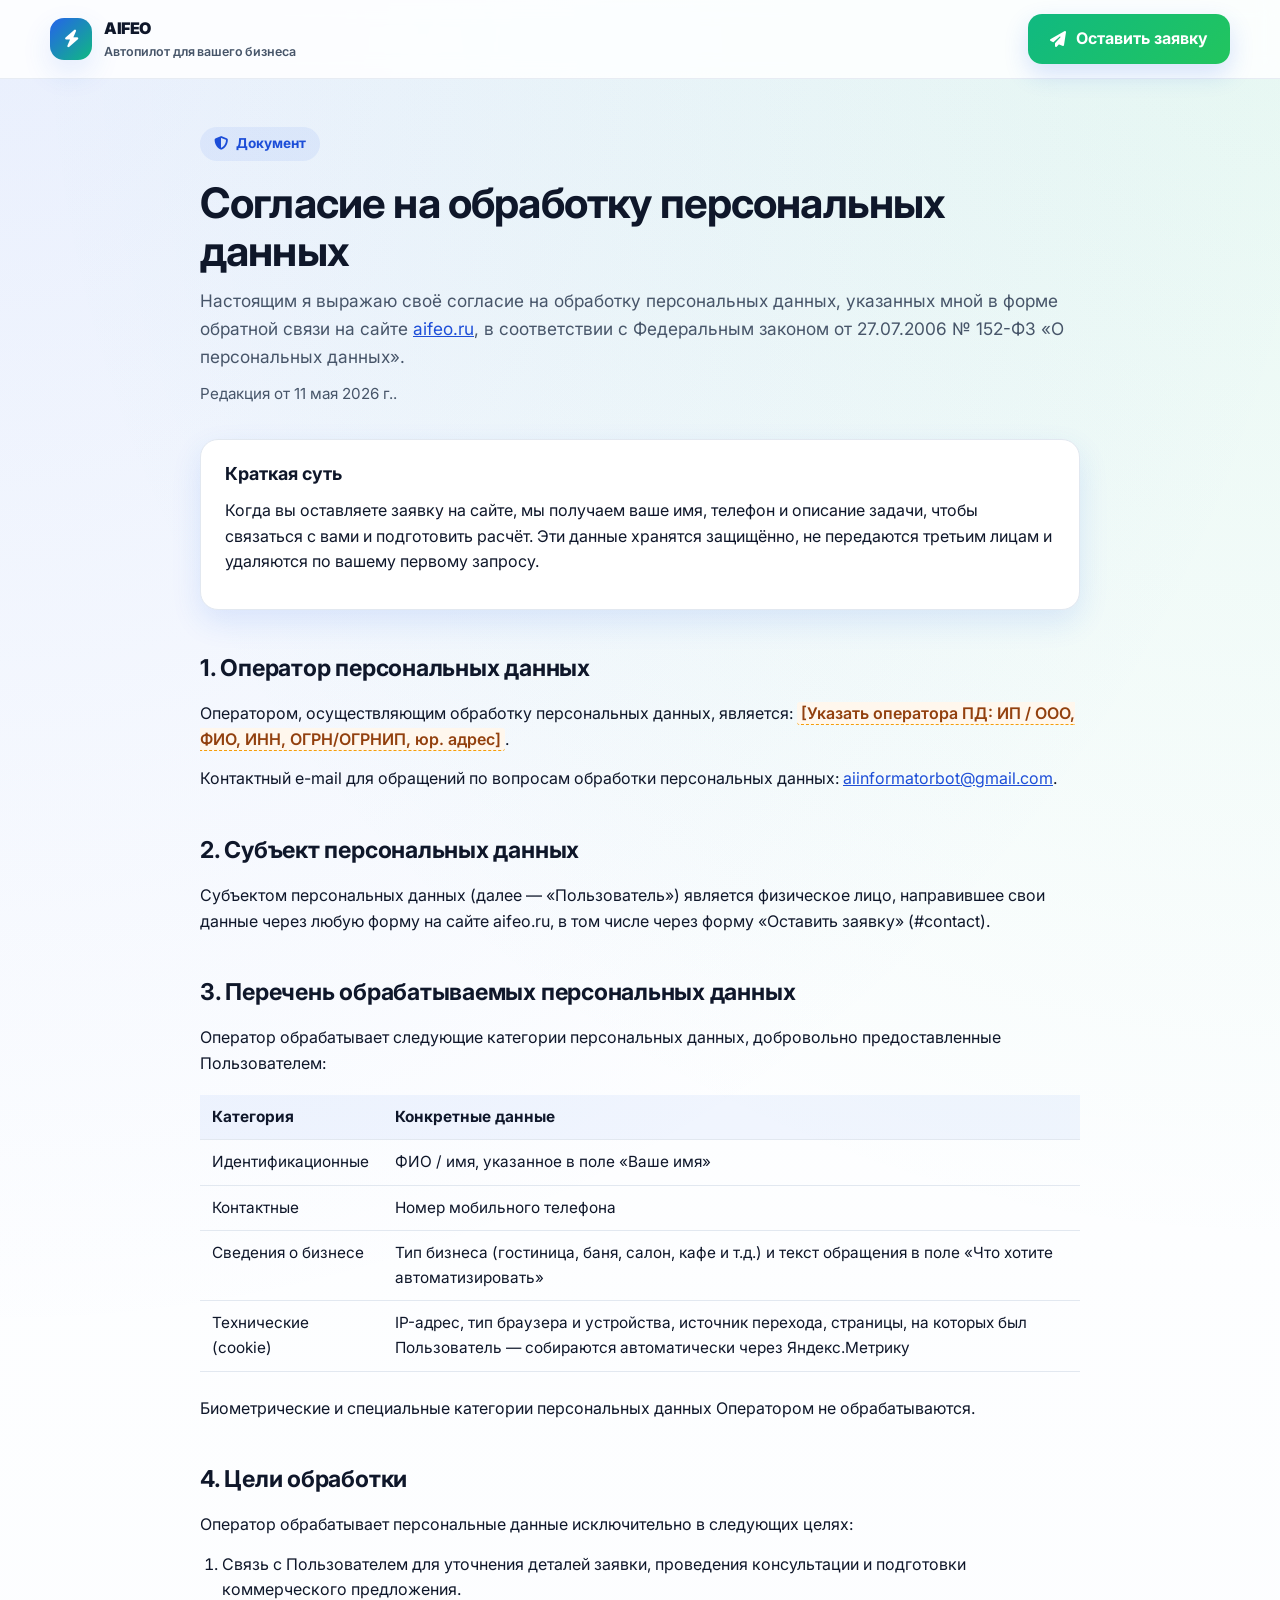
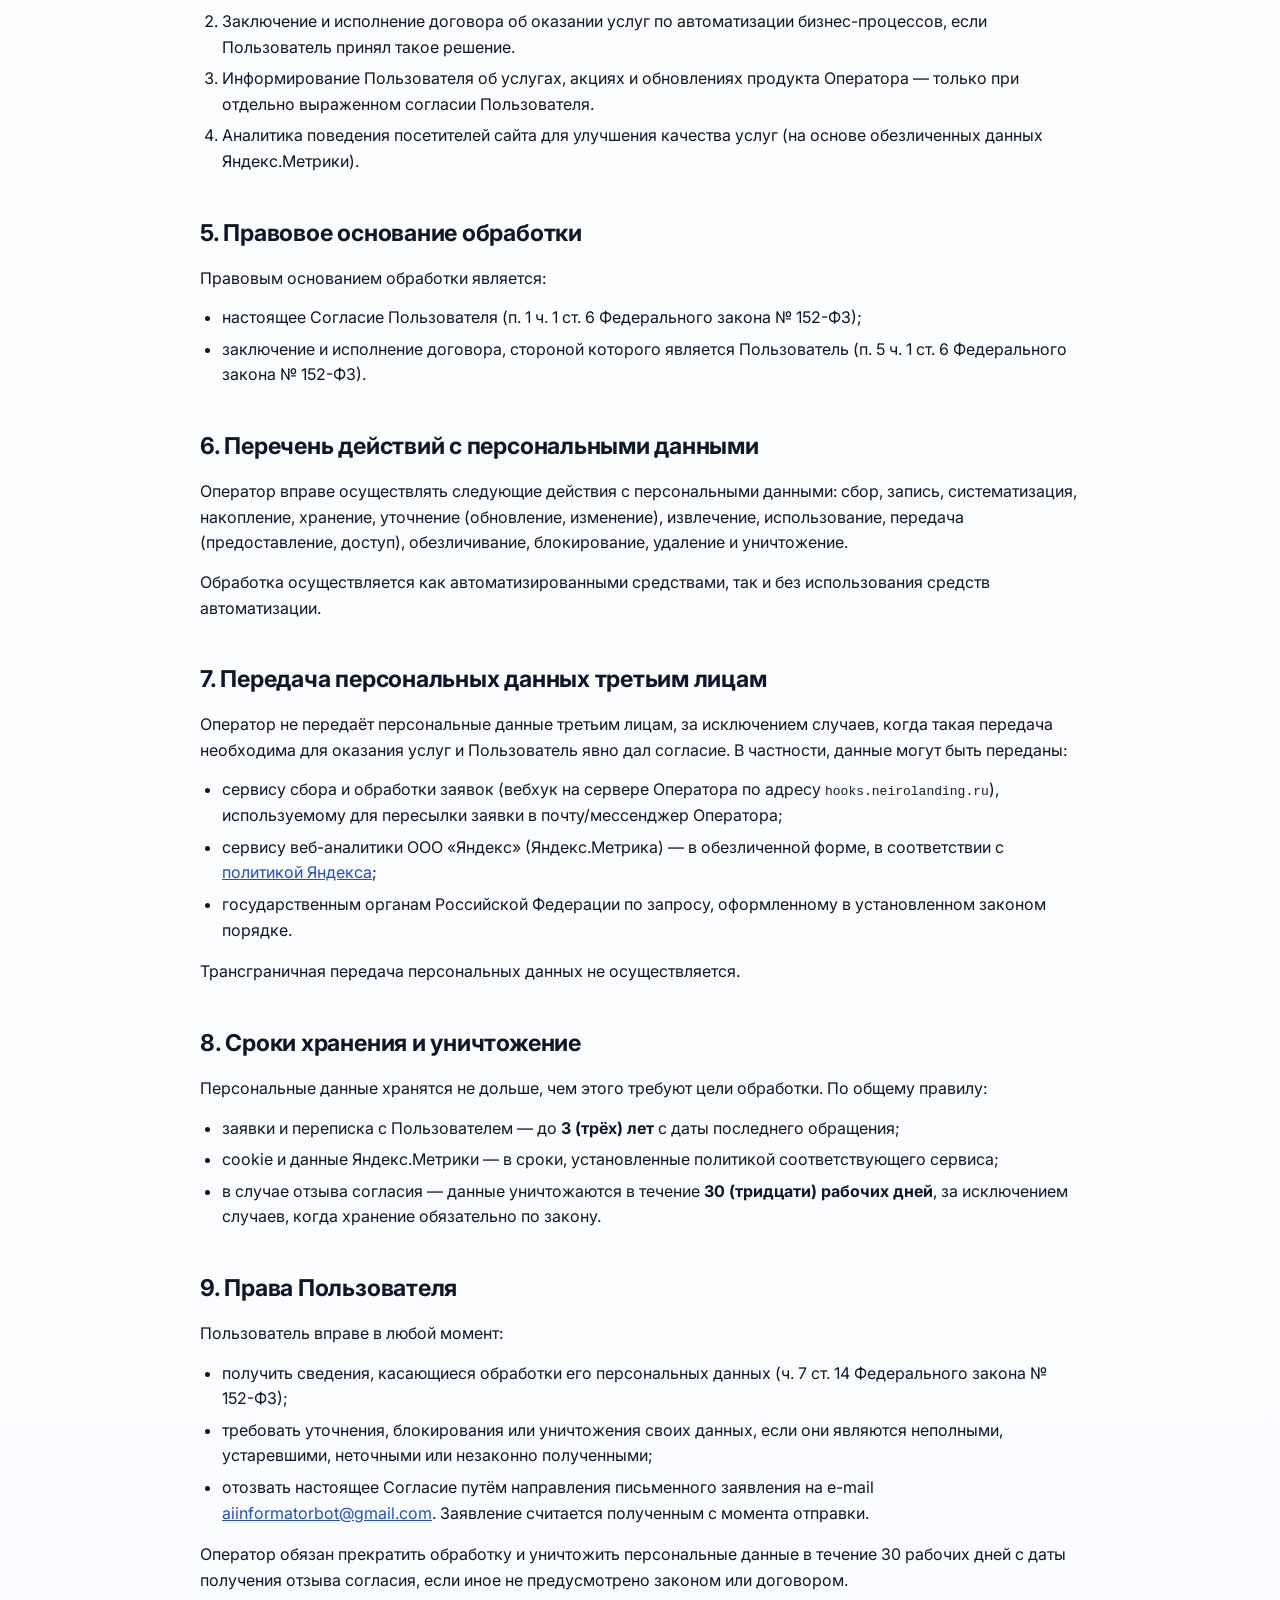
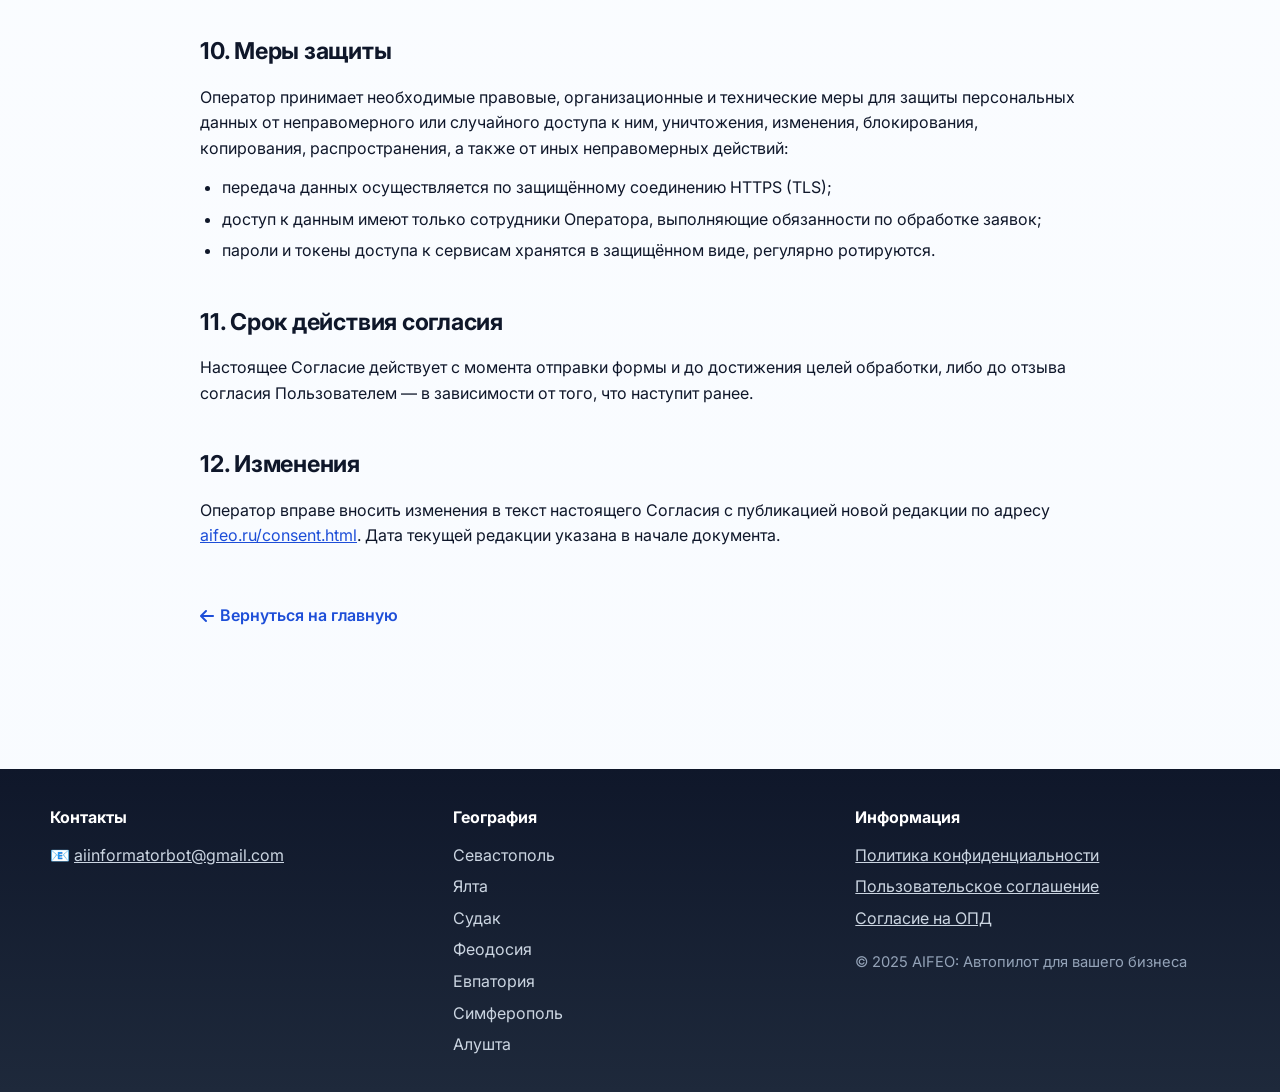
<file: consent.html>
<!DOCTYPE html>
<html lang="ru">
<head>
  <meta charset="UTF-8" />
  <meta name="viewport" content="width=device-width, initial-scale=1.0" />
  <meta name="theme-color" content="#2563eb" />
  <title>Согласие на обработку персональных данных | AIFEO</title>
  <meta name="description" content="Текст согласия на обработку персональных данных при отправке заявки на сайте aifeo.ru. Соответствует требованиям Федерального закона № 152-ФЗ «О персональных данных»." />
  <meta name="robots" content="index, follow" />
  <link rel="icon" type="image/png" href="favicon.png">
  <link rel="canonical" href="https://aifeo.ru/consent.html" />
  <meta property="og:title" content="Согласие на обработку персональных данных | AIFEO" />
  <meta property="og:description" content="Текст согласия на обработку персональных данных при отправке заявки на сайте aifeo.ru. Соответствует требованиям Федерального закона № 152-ФЗ «О персональных данных»." />
  <meta property="og:type" content="article" />
  <meta property="og:locale" content="ru_RU" />
  <meta property="og:url" content="https://aifeo.ru/consent.html" />

  <link rel="preconnect" href="https://fonts.googleapis.com">
  <link rel="preconnect" href="https://fonts.gstatic.com" crossorigin>
  <link href="https://fonts.googleapis.com/css2?family=Inter:wght@400;500;600;700;800;900&display=swap" rel="stylesheet">
  <link rel="stylesheet" href="https://cdnjs.cloudflare.com/ajax/libs/font-awesome/6.5.0/css/all.min.css">
  <link rel="stylesheet" href="legal.css">
</head>
<body>
  <header class="header">
    <div class="container-wide header-inner">
      <a href="/" class="brand" aria-label="AIFEO: Автопилот для вашего бизнеса">
        <span class="brand-mark"><i class="fa-solid fa-bolt"></i></span>
        <span class="brand-text">AIFEO<small>Автопилот для вашего бизнеса</small></span>
      </a>
      <a class="btn btn-primary" href="/#contact"><i class="fa-solid fa-paper-plane"></i> Оставить заявку</a>
    </div>
  </header>

  <main class="legal">
    <div class="container">
      <span class="legal-eyebrow"><i class="fa-solid fa-shield-halved"></i> Документ</span>
      <h1>Согласие на обработку персональных данных</h1>
      <p class="lede">Настоящим я выражаю своё согласие на обработку персональных данных, указанных мной в форме обратной связи на сайте <a href="https://aifeo.ru/">aifeo.ru</a>, в соответствии с Федеральным законом от 27.07.2006 № 152-ФЗ «О персональных данных».</p>
      <p class="effective-date">Редакция от 11 мая 2026 г..</p>

      <div class="callout">
        <h3>Краткая суть</h3>
        <p>Когда вы оставляете заявку на сайте, мы получаем ваше имя, телефон и описание задачи, чтобы связаться с вами и подготовить расчёт. Эти данные хранятся защищённо, не передаются третьим лицам и удаляются по вашему первому запросу.</p>
      </div>

      <h2 id="operator">1. Оператор персональных данных</h2>
      <p>Оператором, осуществляющим обработку персональных данных, является: <span class="placeholder">[Указать оператора ПД: ИП / ООО, ФИО, ИНН, ОГРН/ОГРНИП, юр. адрес]</span>.</p>
      <p>Контактный e-mail для обращений по вопросам обработки персональных данных: <a href="mailto:aiinformatorbot@gmail.com">aiinformatorbot@gmail.com</a>.</p>

      <h2 id="subject">2. Субъект персональных данных</h2>
      <p>Субъектом персональных данных (далее — «Пользователь») является физическое лицо, направившее свои данные через любую форму на сайте aifeo.ru, в том числе через форму «Оставить заявку» (#contact).</p>

      <h2 id="pd-list">3. Перечень обрабатываемых персональных данных</h2>
      <p>Оператор обрабатывает следующие категории персональных данных, добровольно предоставленные Пользователем:</p>
      <table>
        <thead><tr><th>Категория</th><th>Конкретные данные</th></tr></thead>
        <tbody>
          <tr><td>Идентификационные</td><td>ФИО / имя, указанное в поле «Ваше имя»</td></tr>
          <tr><td>Контактные</td><td>Номер мобильного телефона</td></tr>
          <tr><td>Сведения о бизнесе</td><td>Тип бизнеса (гостиница, баня, салон, кафе и т.д.) и текст обращения в поле «Что хотите автоматизировать»</td></tr>
          <tr><td>Технические (cookie)</td><td>IP-адрес, тип браузера и устройства, источник перехода, страницы, на которых был Пользователь — собираются автоматически через Яндекс.Метрику</td></tr>
        </tbody>
      </table>
      <p>Биометрические и специальные категории персональных данных Оператором не обрабатываются.</p>

      <h2 id="purposes">4. Цели обработки</h2>
      <p>Оператор обрабатывает персональные данные исключительно в следующих целях:</p>
      <ol>
        <li>Связь с Пользователем для уточнения деталей заявки, проведения консультации и подготовки коммерческого предложения.</li>
        <li>Заключение и исполнение договора об оказании услуг по автоматизации бизнес-процессов, если Пользователь принял такое решение.</li>
        <li>Информирование Пользователя об услугах, акциях и обновлениях продукта Оператора — только при отдельно выраженном согласии Пользователя.</li>
        <li>Аналитика поведения посетителей сайта для улучшения качества услуг (на основе обезличенных данных Яндекс.Метрики).</li>
      </ol>

      <h2 id="basis">5. Правовое основание обработки</h2>
      <p>Правовым основанием обработки является:</p>
      <ul>
        <li>настоящее Согласие Пользователя (п. 1 ч. 1 ст. 6 Федерального закона № 152-ФЗ);</li>
        <li>заключение и исполнение договора, стороной которого является Пользователь (п. 5 ч. 1 ст. 6 Федерального закона № 152-ФЗ).</li>
      </ul>

      <h2 id="actions">6. Перечень действий с персональными данными</h2>
      <p>Оператор вправе осуществлять следующие действия с персональными данными: сбор, запись, систематизация, накопление, хранение, уточнение (обновление, изменение), извлечение, использование, передача (предоставление, доступ), обезличивание, блокирование, удаление и уничтожение.</p>
      <p>Обработка осуществляется как автоматизированными средствами, так и без использования средств автоматизации.</p>

      <h2 id="third-parties">7. Передача персональных данных третьим лицам</h2>
      <p>Оператор не передаёт персональные данные третьим лицам, за исключением случаев, когда такая передача необходима для оказания услуг и Пользователь явно дал согласие. В частности, данные могут быть переданы:</p>
      <ul>
        <li>сервису сбора и обработки заявок (вебхук на сервере Оператора по адресу <code>hooks.neirolanding.ru</code>), используемому для пересылки заявки в почту/мессенджер Оператора;</li>
        <li>сервису веб-аналитики ООО «Яндекс» (Яндекс.Метрика) — в обезличенной форме, в соответствии с <a href="https://yandex.ru/legal/confidential/" target="_blank" rel="noopener noreferrer">политикой Яндекса</a>;</li>
        <li>государственным органам Российской Федерации по запросу, оформленному в установленном законом порядке.</li>
      </ul>
      <p>Трансграничная передача персональных данных не осуществляется.</p>

      <h2 id="storage">8. Сроки хранения и уничтожение</h2>
      <p>Персональные данные хранятся не дольше, чем этого требуют цели обработки. По общему правилу:</p>
      <ul>
        <li>заявки и переписка с Пользователем — до <b>3 (трёх) лет</b> с даты последнего обращения;</li>
        <li>cookie и данные Яндекс.Метрики — в сроки, установленные политикой соответствующего сервиса;</li>
        <li>в случае отзыва согласия — данные уничтожаются в течение <b>30 (тридцати) рабочих дней</b>, за исключением случаев, когда хранение обязательно по закону.</li>
      </ul>

      <h2 id="rights">9. Права Пользователя</h2>
      <p>Пользователь вправе в любой момент:</p>
      <ul>
        <li>получить сведения, касающиеся обработки его персональных данных (ч. 7 ст. 14 Федерального закона № 152-ФЗ);</li>
        <li>требовать уточнения, блокирования или уничтожения своих данных, если они являются неполными, устаревшими, неточными или незаконно полученными;</li>
        <li>отозвать настоящее Согласие путём направления письменного заявления на e-mail <a href="mailto:aiinformatorbot@gmail.com">aiinformatorbot@gmail.com</a>. Заявление считается полученным с момента отправки.</li>
      </ul>
      <p>Оператор обязан прекратить обработку и уничтожить персональные данные в течение 30 рабочих дней с даты получения отзыва согласия, если иное не предусмотрено законом или договором.</p>

      <h2 id="security">10. Меры защиты</h2>
      <p>Оператор принимает необходимые правовые, организационные и технические меры для защиты персональных данных от неправомерного или случайного доступа к ним, уничтожения, изменения, блокирования, копирования, распространения, а также от иных неправомерных действий:</p>
      <ul>
        <li>передача данных осуществляется по защищённому соединению HTTPS (TLS);</li>
        <li>доступ к данным имеют только сотрудники Оператора, выполняющие обязанности по обработке заявок;</li>
        <li>пароли и токены доступа к сервисам хранятся в защищённом виде, регулярно ротируются.</li>
      </ul>

      <h2 id="duration">11. Срок действия согласия</h2>
      <p>Настоящее Согласие действует с момента отправки формы и до достижения целей обработки, либо до отзыва согласия Пользователем — в зависимости от того, что наступит ранее.</p>

      <h2 id="changes">12. Изменения</h2>
      <p>Оператор вправе вносить изменения в текст настоящего Согласия с публикацией новой редакции по адресу <a href="https://aifeo.ru/consent.html">aifeo.ru/consent.html</a>. Дата текущей редакции указана в начале документа.</p>

      <a class="legal-back" href="/"><i class="fa-solid fa-arrow-left"></i> Вернуться на главную</a>
    </div>
  </main>

  <footer class="footer">
    <div class="container-wide">
      <div class="footer-grid">
        <div>
          <h3>Контакты</h3>
          <ul class="footer-list">
            <li>📧 <a href="mailto:aiinformatorbot@gmail.com">aiinformatorbot@gmail.com</a></li>
          </ul>
        </div>
        <div>
          <h3>География</h3>
          <ul class="footer-list">
            <li>Севастополь</li>
            <li>Ялта</li>
            <li>Судак</li>
            <li>Феодосия</li>
            <li>Евпатория</li>
            <li>Симферополь</li>
            <li>Алушта</li>
          </ul>
        </div>
        <div>
          <h3>Информация</h3>
          <ul class="footer-list">
            <li><a href="privacy-policy.html">Политика конфиденциальности</a></li>
            <li><a href="user-agreement.html">Пользовательское соглашение</a></li>
            <li><a href="consent.html">Согласие на ОПД</a></li>
          </ul>
          <p class="footer-copy">© 2025 AIFEO: Автопилот для вашего бизнеса</p>
        </div>
      </div>
    </div>
  </footer>

<!-- Yandex.Metrika counter -->
<script type="text/javascript">
    (function(m,e,t,r,i,k,a){
        m[i]=m[i]||function(){(m[i].a=m[i].a||[]).push(arguments)};
        m[i].l=1*new Date();
        for (var j = 0; j < document.scripts.length; j++) {if (document.scripts[j].src === r) { return; }}
        k=e.createElement(t),a=e.getElementsByTagName(t)[0],k.async=1,k.src=r,a.parentNode.insertBefore(k,a)
    })(window, document,'script','https://mc.yandex.ru/metrika/tag.js?id=108458827', 'ym');

    ym(108458827, 'init', {ssr:true, webvisor:true, clickmap:true, ecommerce:"dataLayer", referrer: document.referrer, url: location.href, accurateTrackBounce:true, trackLinks:true});
</script>
<noscript><div><img src="https://mc.yandex.ru/watch/108458827" style="position:absolute; left:-9999px;" alt="" /></div></noscript>
<!-- /Yandex.Metrika counter -->

</body>
</html>
</file>
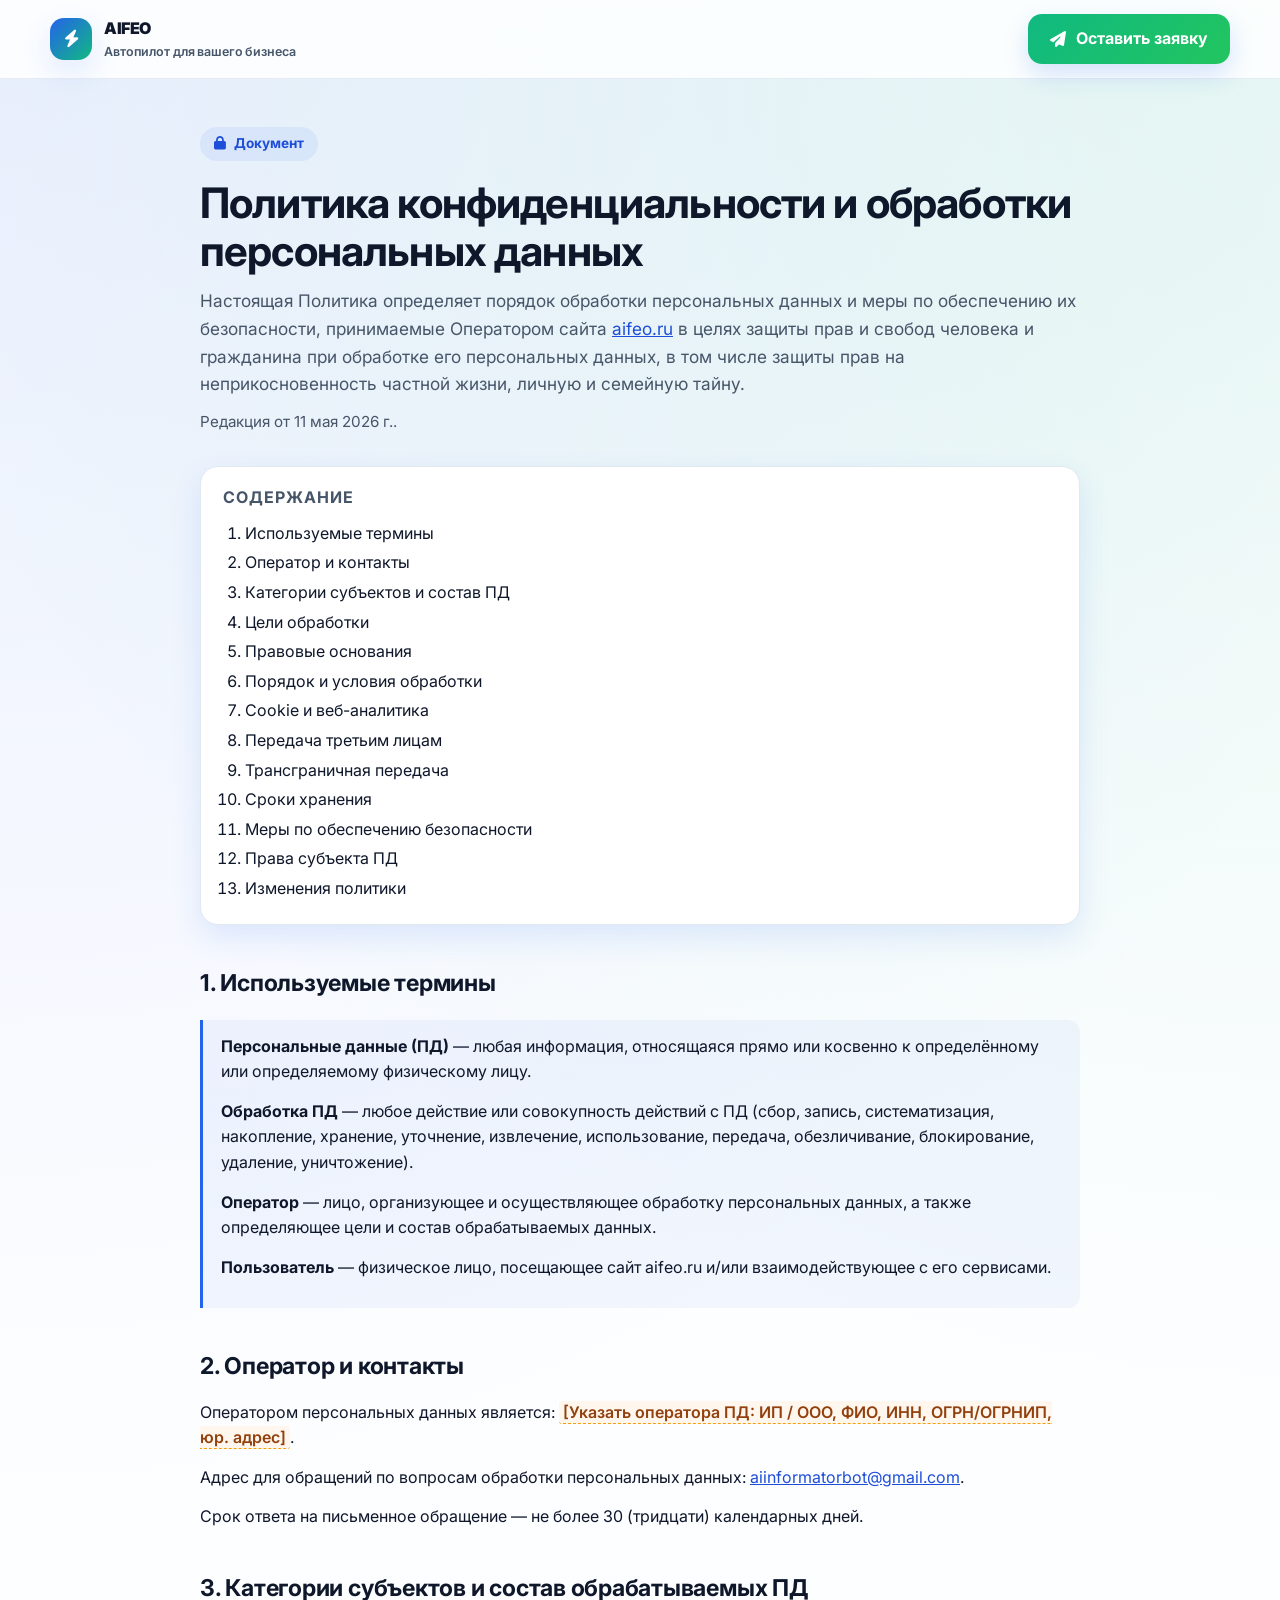
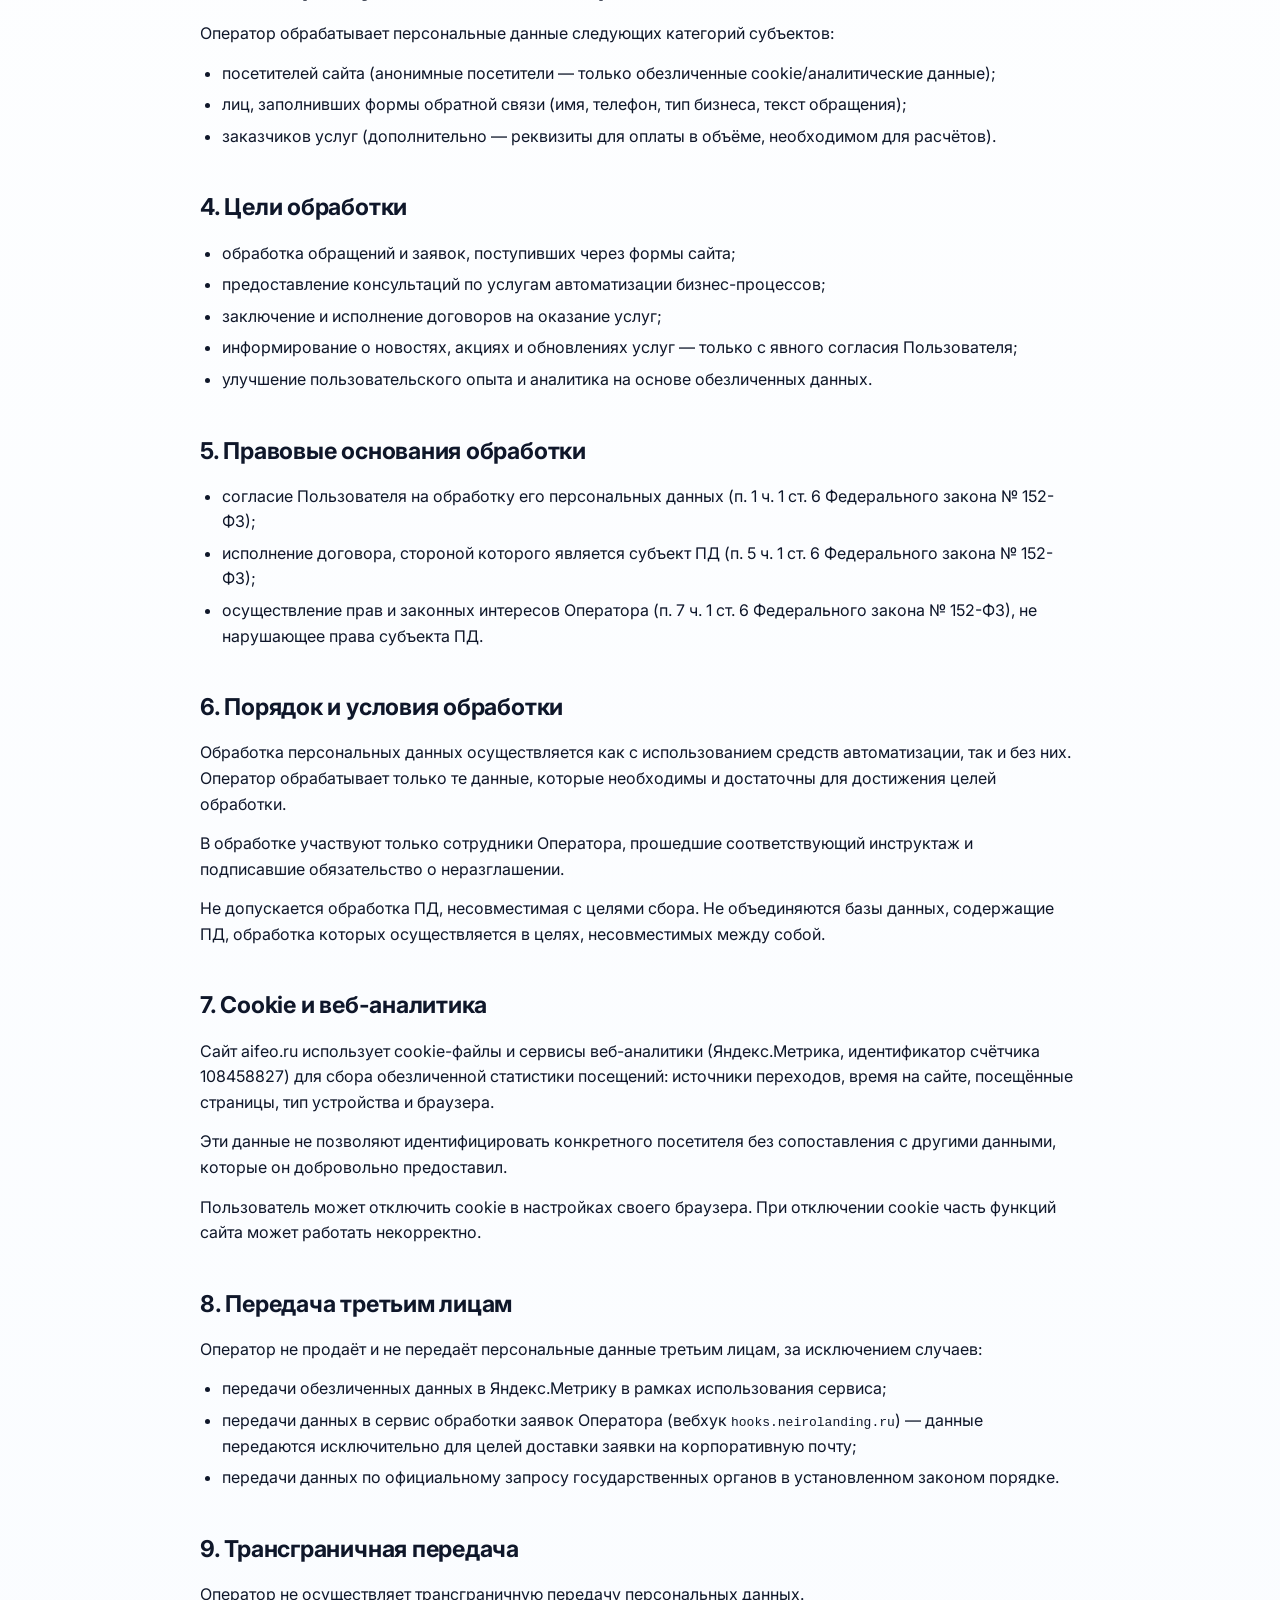
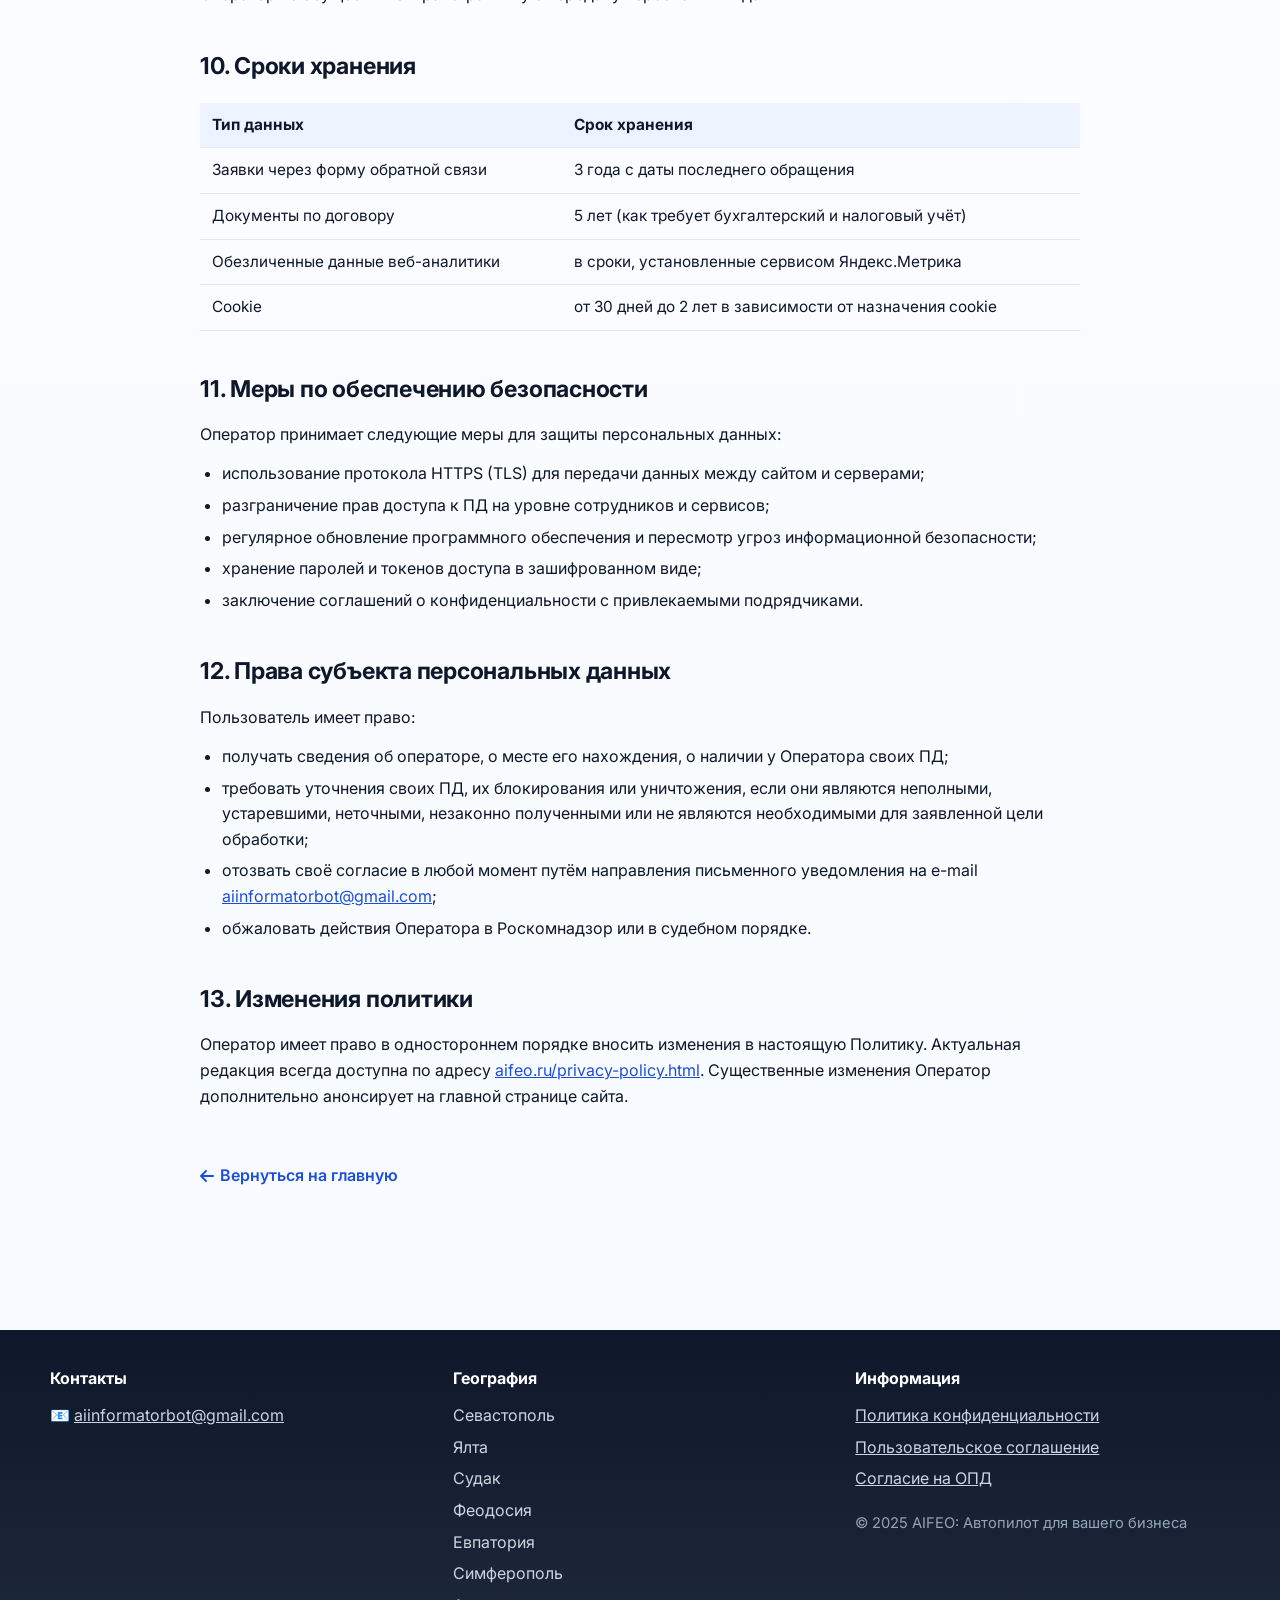
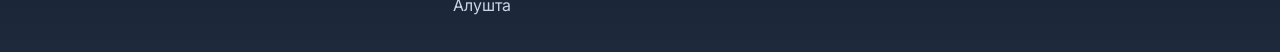
<file: privacy-policy.html>
<!DOCTYPE html>
<html lang="ru">
<head>
  <meta charset="UTF-8" />
  <meta name="viewport" content="width=device-width, initial-scale=1.0" />
  <meta name="theme-color" content="#2563eb" />
  <title>Политика конфиденциальности | AIFEO</title>
  <meta name="description" content="Политика конфиденциальности и обработки персональных данных на сайте aifeo.ru. Цели, основания и сроки обработки ПД, права субъектов и меры защиты." />
  <meta name="robots" content="index, follow" />
  <link rel="icon" type="image/png" href="favicon.png">
  <link rel="canonical" href="https://aifeo.ru/privacy-policy.html" />
  <meta property="og:title" content="Политика конфиденциальности | AIFEO" />
  <meta property="og:description" content="Политика конфиденциальности и обработки персональных данных на сайте aifeo.ru. Цели, основания и сроки обработки ПД, права субъектов и меры защиты." />
  <meta property="og:type" content="article" />
  <meta property="og:locale" content="ru_RU" />
  <meta property="og:url" content="https://aifeo.ru/privacy-policy.html" />

  <link rel="preconnect" href="https://fonts.googleapis.com">
  <link rel="preconnect" href="https://fonts.gstatic.com" crossorigin>
  <link href="https://fonts.googleapis.com/css2?family=Inter:wght@400;500;600;700;800;900&display=swap" rel="stylesheet">
  <link rel="stylesheet" href="https://cdnjs.cloudflare.com/ajax/libs/font-awesome/6.5.0/css/all.min.css">
  <link rel="stylesheet" href="legal.css">
</head>
<body>
  <header class="header">
    <div class="container-wide header-inner">
      <a href="/" class="brand" aria-label="AIFEO: Автопилот для вашего бизнеса">
        <span class="brand-mark"><i class="fa-solid fa-bolt"></i></span>
        <span class="brand-text">AIFEO<small>Автопилот для вашего бизнеса</small></span>
      </a>
      <a class="btn btn-primary" href="/#contact"><i class="fa-solid fa-paper-plane"></i> Оставить заявку</a>
    </div>
  </header>

  <main class="legal">
    <div class="container">
      <span class="legal-eyebrow"><i class="fa-solid fa-lock"></i> Документ</span>
      <h1>Политика конфиденциальности и обработки персональных данных</h1>
      <p class="lede">Настоящая Политика определяет порядок обработки персональных данных и меры по обеспечению их безопасности, принимаемые Оператором сайта <a href="https://aifeo.ru/">aifeo.ru</a> в целях защиты прав и свобод человека и гражданина при обработке его персональных данных, в том числе защиты прав на неприкосновенность частной жизни, личную и семейную тайну.</p>
      <p class="effective-date">Редакция от 11 мая 2026 г..</p>

      <nav class="toc" aria-label="Оглавление">
        <h2>Содержание</h2>
        <ol>
          <li><a href="#terms">Используемые термины</a></li>
          <li><a href="#operator">Оператор и контакты</a></li>
          <li><a href="#categories">Категории субъектов и состав ПД</a></li>
          <li><a href="#purposes">Цели обработки</a></li>
          <li><a href="#basis">Правовые основания</a></li>
          <li><a href="#processing">Порядок и условия обработки</a></li>
          <li><a href="#cookie">Cookie и веб-аналитика</a></li>
          <li><a href="#sharing">Передача третьим лицам</a></li>
          <li><a href="#cross-border">Трансграничная передача</a></li>
          <li><a href="#storage">Сроки хранения</a></li>
          <li><a href="#security">Меры по обеспечению безопасности</a></li>
          <li><a href="#rights">Права субъекта ПД</a></li>
          <li><a href="#changes">Изменения политики</a></li>
        </ol>
      </nav>

      <h2 id="terms">1. Используемые термины</h2>
      <div class="definition">
        <p><b>Персональные данные (ПД)</b> — любая информация, относящаяся прямо или косвенно к определённому или определяемому физическому лицу.</p>
        <p><b>Обработка ПД</b> — любое действие или совокупность действий с ПД (сбор, запись, систематизация, накопление, хранение, уточнение, извлечение, использование, передача, обезличивание, блокирование, удаление, уничтожение).</p>
        <p><b>Оператор</b> — лицо, организующее и осуществляющее обработку персональных данных, а также определяющее цели и состав обрабатываемых данных.</p>
        <p><b>Пользователь</b> — физическое лицо, посещающее сайт aifeo.ru и/или взаимодействующее с его сервисами.</p>
      </div>

      <h2 id="operator">2. Оператор и контакты</h2>
      <p>Оператором персональных данных является: <span class="placeholder">[Указать оператора ПД: ИП / ООО, ФИО, ИНН, ОГРН/ОГРНИП, юр. адрес]</span>.</p>
      <p>Адрес для обращений по вопросам обработки персональных данных: <a href="mailto:aiinformatorbot@gmail.com">aiinformatorbot@gmail.com</a>.</p>
      <p>Срок ответа на письменное обращение — не более 30 (тридцати) календарных дней.</p>

      <h2 id="categories">3. Категории субъектов и состав обрабатываемых ПД</h2>
      <p>Оператор обрабатывает персональные данные следующих категорий субъектов:</p>
      <ul>
        <li>посетителей сайта (анонимные посетители — только обезличенные cookie/аналитические данные);</li>
        <li>лиц, заполнивших формы обратной связи (имя, телефон, тип бизнеса, текст обращения);</li>
        <li>заказчиков услуг (дополнительно — реквизиты для оплаты в объёме, необходимом для расчётов).</li>
      </ul>

      <h2 id="purposes">4. Цели обработки</h2>
      <ul>
        <li>обработка обращений и заявок, поступивших через формы сайта;</li>
        <li>предоставление консультаций по услугам автоматизации бизнес-процессов;</li>
        <li>заключение и исполнение договоров на оказание услуг;</li>
        <li>информирование о новостях, акциях и обновлениях услуг — только с явного согласия Пользователя;</li>
        <li>улучшение пользовательского опыта и аналитика на основе обезличенных данных.</li>
      </ul>

      <h2 id="basis">5. Правовые основания обработки</h2>
      <ul>
        <li>согласие Пользователя на обработку его персональных данных (п. 1 ч. 1 ст. 6 Федерального закона № 152-ФЗ);</li>
        <li>исполнение договора, стороной которого является субъект ПД (п. 5 ч. 1 ст. 6 Федерального закона № 152-ФЗ);</li>
        <li>осуществление прав и законных интересов Оператора (п. 7 ч. 1 ст. 6 Федерального закона № 152-ФЗ), не нарушающее права субъекта ПД.</li>
      </ul>

      <h2 id="processing">6. Порядок и условия обработки</h2>
      <p>Обработка персональных данных осуществляется как с использованием средств автоматизации, так и без них. Оператор обрабатывает только те данные, которые необходимы и достаточны для достижения целей обработки.</p>
      <p>В обработке участвуют только сотрудники Оператора, прошедшие соответствующий инструктаж и подписавшие обязательство о неразглашении.</p>
      <p>Не допускается обработка ПД, несовместимая с целями сбора. Не объединяются базы данных, содержащие ПД, обработка которых осуществляется в целях, несовместимых между собой.</p>

      <h2 id="cookie">7. Cookie и веб-аналитика</h2>
      <p>Сайт aifeo.ru использует cookie-файлы и сервисы веб-аналитики (Яндекс.Метрика, идентификатор счётчика 108458827) для сбора обезличенной статистики посещений: источники переходов, время на сайте, посещённые страницы, тип устройства и браузера.</p>
      <p>Эти данные не позволяют идентифицировать конкретного посетителя без сопоставления с другими данными, которые он добровольно предоставил.</p>
      <p>Пользователь может отключить cookie в настройках своего браузера. При отключении cookie часть функций сайта может работать некорректно.</p>

      <h2 id="sharing">8. Передача третьим лицам</h2>
      <p>Оператор не продаёт и не передаёт персональные данные третьим лицам, за исключением случаев:</p>
      <ul>
        <li>передачи обезличенных данных в Яндекс.Метрику в рамках использования сервиса;</li>
        <li>передачи данных в сервис обработки заявок Оператора (вебхук <code>hooks.neirolanding.ru</code>) — данные передаются исключительно для целей доставки заявки на корпоративную почту;</li>
        <li>передачи данных по официальному запросу государственных органов в установленном законом порядке.</li>
      </ul>

      <h2 id="cross-border">9. Трансграничная передача</h2>
      <p>Оператор не осуществляет трансграничную передачу персональных данных.</p>

      <h2 id="storage">10. Сроки хранения</h2>
      <table>
        <thead><tr><th>Тип данных</th><th>Срок хранения</th></tr></thead>
        <tbody>
          <tr><td>Заявки через форму обратной связи</td><td>3 года с даты последнего обращения</td></tr>
          <tr><td>Документы по договору</td><td>5 лет (как требует бухгалтерский и налоговый учёт)</td></tr>
          <tr><td>Обезличенные данные веб-аналитики</td><td>в сроки, установленные сервисом Яндекс.Метрика</td></tr>
          <tr><td>Cookie</td><td>от 30 дней до 2 лет в зависимости от назначения cookie</td></tr>
        </tbody>
      </table>

      <h2 id="security">11. Меры по обеспечению безопасности</h2>
      <p>Оператор принимает следующие меры для защиты персональных данных:</p>
      <ul>
        <li>использование протокола HTTPS (TLS) для передачи данных между сайтом и серверами;</li>
        <li>разграничение прав доступа к ПД на уровне сотрудников и сервисов;</li>
        <li>регулярное обновление программного обеспечения и пересмотр угроз информационной безопасности;</li>
        <li>хранение паролей и токенов доступа в зашифрованном виде;</li>
        <li>заключение соглашений о конфиденциальности с привлекаемыми подрядчиками.</li>
      </ul>

      <h2 id="rights">12. Права субъекта персональных данных</h2>
      <p>Пользователь имеет право:</p>
      <ul>
        <li>получать сведения об операторе, о месте его нахождения, о наличии у Оператора своих ПД;</li>
        <li>требовать уточнения своих ПД, их блокирования или уничтожения, если они являются неполными, устаревшими, неточными, незаконно полученными или не являются необходимыми для заявленной цели обработки;</li>
        <li>отозвать своё согласие в любой момент путём направления письменного уведомления на e-mail <a href="mailto:aiinformatorbot@gmail.com">aiinformatorbot@gmail.com</a>;</li>
        <li>обжаловать действия Оператора в Роскомнадзор или в судебном порядке.</li>
      </ul>

      <h2 id="changes">13. Изменения политики</h2>
      <p>Оператор имеет право в одностороннем порядке вносить изменения в настоящую Политику. Актуальная редакция всегда доступна по адресу <a href="https://aifeo.ru/privacy-policy.html">aifeo.ru/privacy-policy.html</a>. Существенные изменения Оператор дополнительно анонсирует на главной странице сайта.</p>

      <a class="legal-back" href="/"><i class="fa-solid fa-arrow-left"></i> Вернуться на главную</a>
    </div>
  </main>

  <footer class="footer">
    <div class="container-wide">
      <div class="footer-grid">
        <div>
          <h3>Контакты</h3>
          <ul class="footer-list">
            <li>📧 <a href="mailto:aiinformatorbot@gmail.com">aiinformatorbot@gmail.com</a></li>
          </ul>
        </div>
        <div>
          <h3>География</h3>
          <ul class="footer-list">
            <li>Севастополь</li>
            <li>Ялта</li>
            <li>Судак</li>
            <li>Феодосия</li>
            <li>Евпатория</li>
            <li>Симферополь</li>
            <li>Алушта</li>
          </ul>
        </div>
        <div>
          <h3>Информация</h3>
          <ul class="footer-list">
            <li><a href="privacy-policy.html">Политика конфиденциальности</a></li>
            <li><a href="user-agreement.html">Пользовательское соглашение</a></li>
            <li><a href="consent.html">Согласие на ОПД</a></li>
          </ul>
          <p class="footer-copy">© 2025 AIFEO: Автопилот для вашего бизнеса</p>
        </div>
      </div>
    </div>
  </footer>

<!-- Yandex.Metrika counter -->
<script type="text/javascript">
    (function(m,e,t,r,i,k,a){
        m[i]=m[i]||function(){(m[i].a=m[i].a||[]).push(arguments)};
        m[i].l=1*new Date();
        for (var j = 0; j < document.scripts.length; j++) {if (document.scripts[j].src === r) { return; }}
        k=e.createElement(t),a=e.getElementsByTagName(t)[0],k.async=1,k.src=r,a.parentNode.insertBefore(k,a)
    })(window, document,'script','https://mc.yandex.ru/metrika/tag.js?id=108458827', 'ym');

    ym(108458827, 'init', {ssr:true, webvisor:true, clickmap:true, ecommerce:"dataLayer", referrer: document.referrer, url: location.href, accurateTrackBounce:true, trackLinks:true});
</script>
<noscript><div><img src="https://mc.yandex.ru/watch/108458827" style="position:absolute; left:-9999px;" alt="" /></div></noscript>
<!-- /Yandex.Metrika counter -->

</body>
</html>
</file>
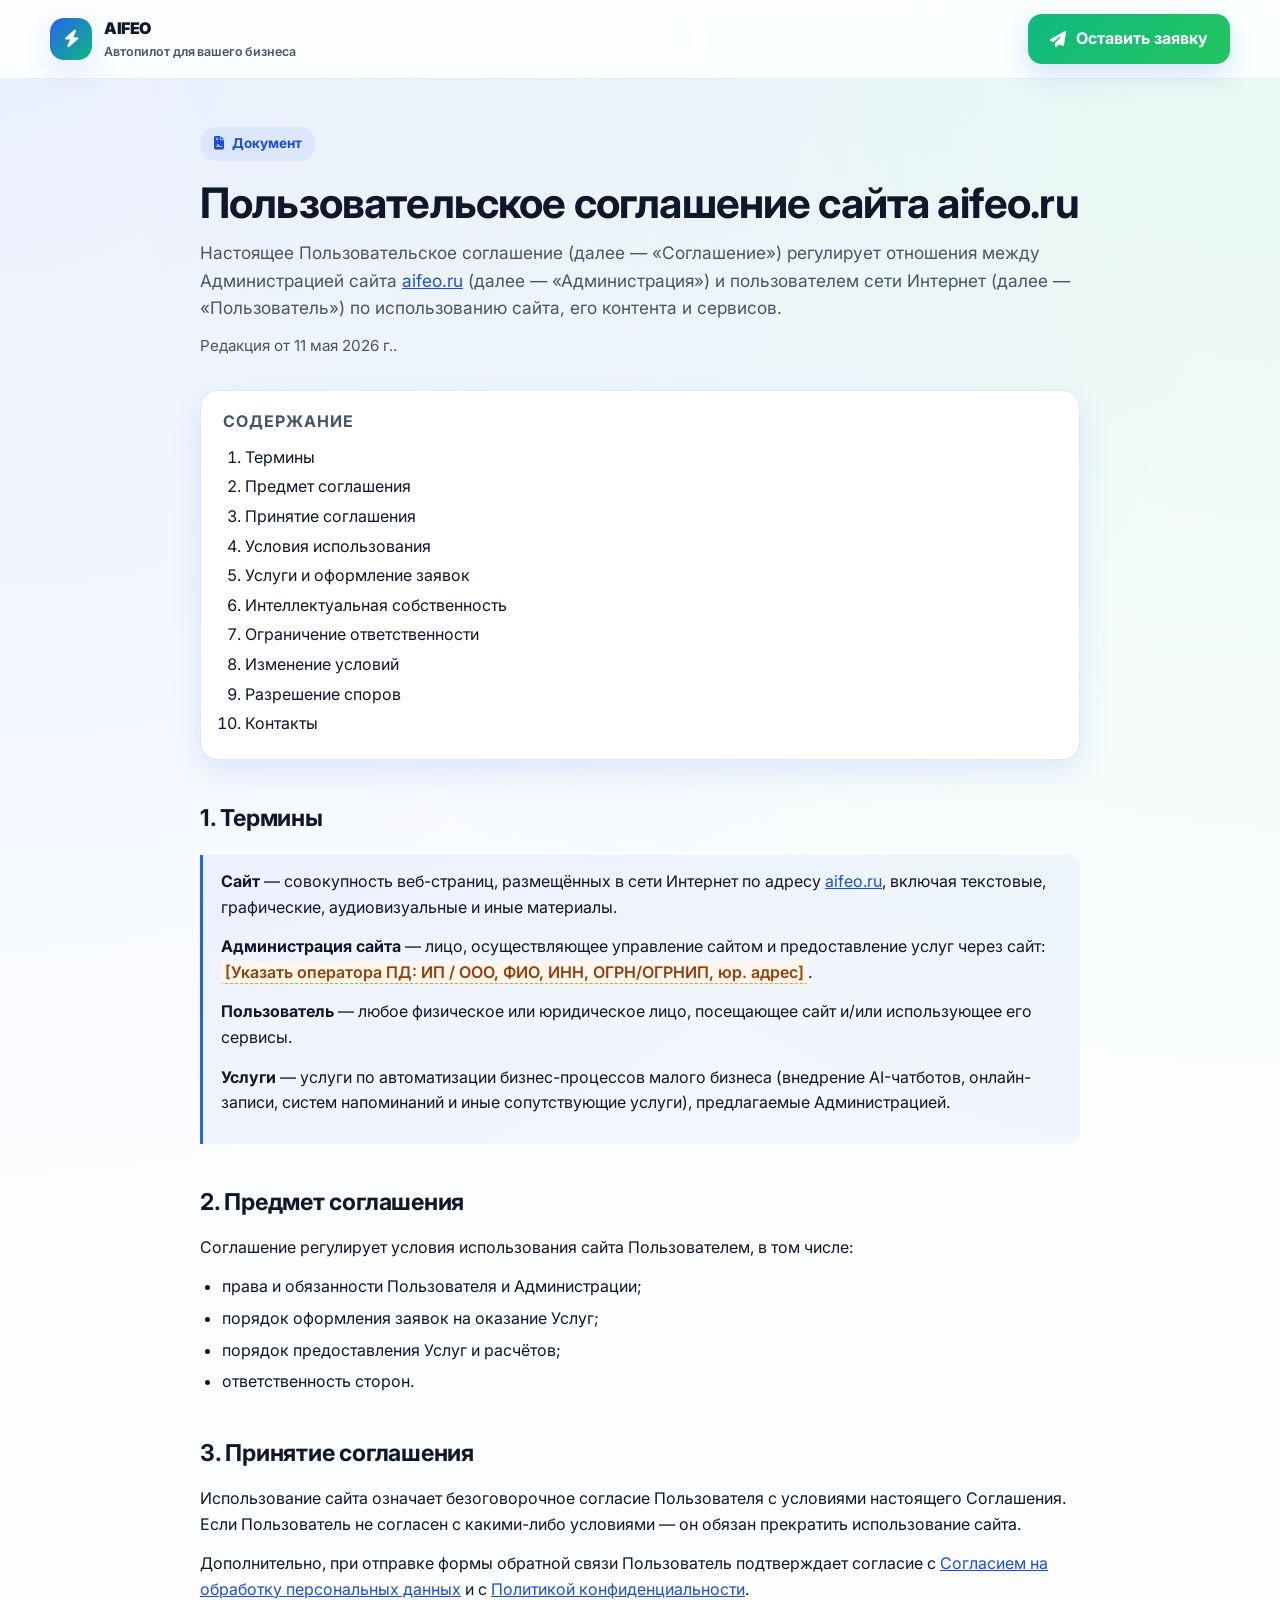
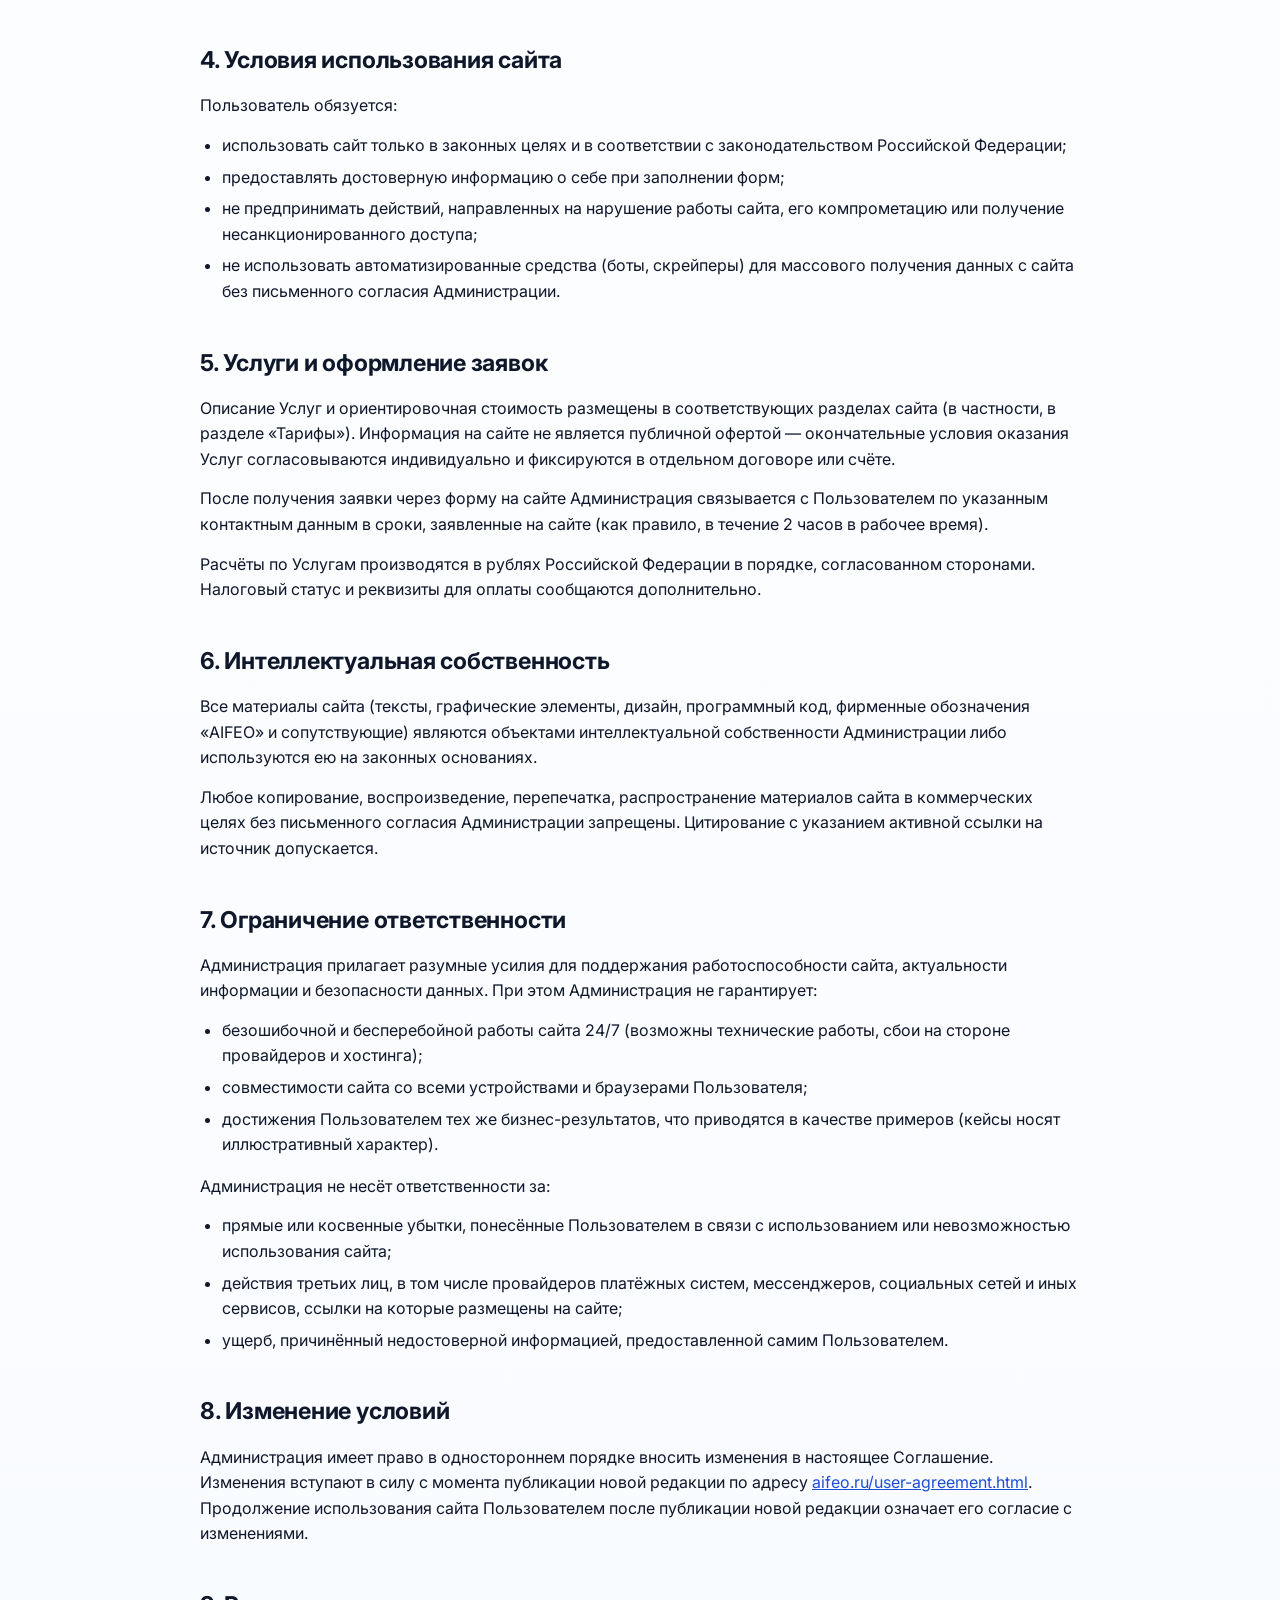
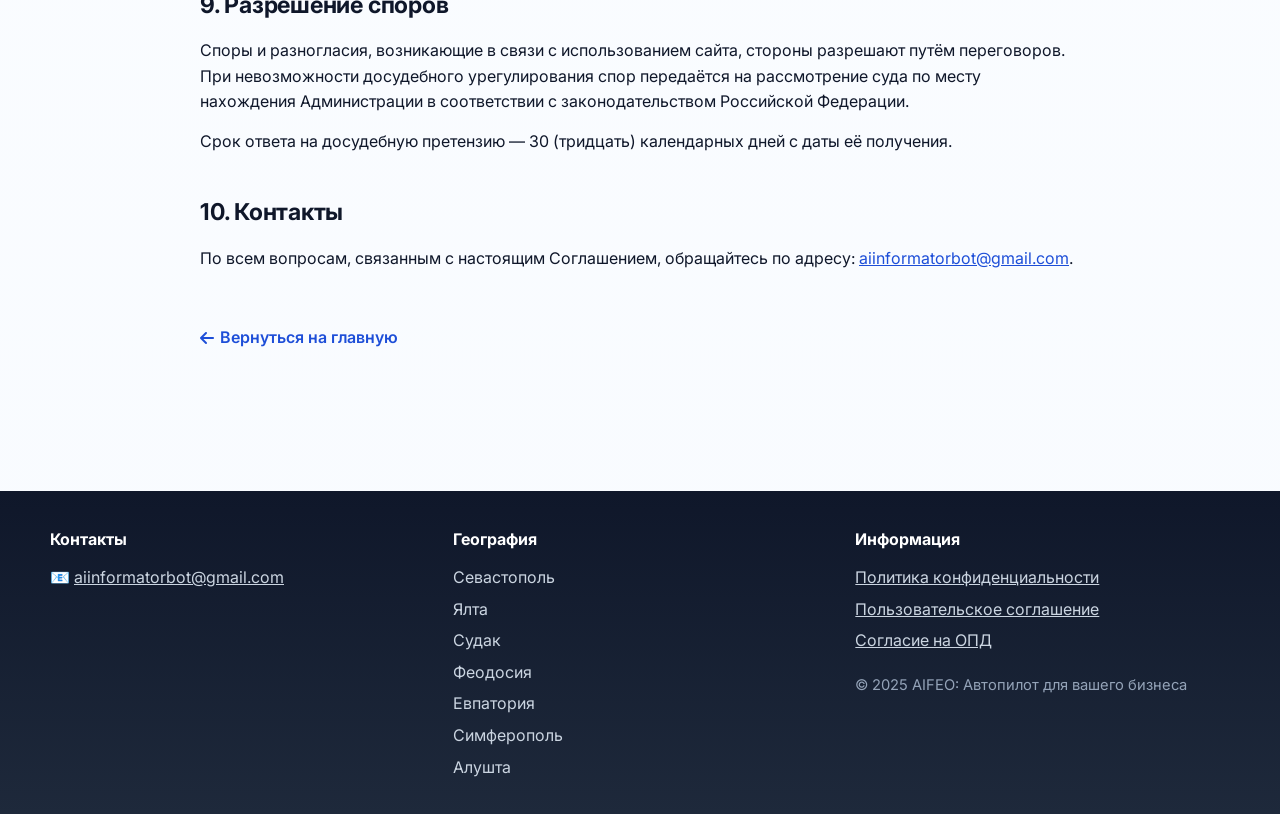
<file: user-agreement.html>
<!DOCTYPE html>
<html lang="ru">
<head>
  <meta charset="UTF-8" />
  <meta name="viewport" content="width=device-width, initial-scale=1.0" />
  <meta name="theme-color" content="#2563eb" />
  <title>Пользовательское соглашение | AIFEO</title>
  <meta name="description" content="Пользовательское соглашение сайта aifeo.ru. Условия использования, оформления заявок, ответственность сторон и порядок разрешения споров." />
  <meta name="robots" content="index, follow" />
  <link rel="icon" type="image/png" href="favicon.png">
  <link rel="canonical" href="https://aifeo.ru/user-agreement.html" />
  <meta property="og:title" content="Пользовательское соглашение | AIFEO" />
  <meta property="og:description" content="Пользовательское соглашение сайта aifeo.ru. Условия использования, оформления заявок, ответственность сторон и порядок разрешения споров." />
  <meta property="og:type" content="article" />
  <meta property="og:locale" content="ru_RU" />
  <meta property="og:url" content="https://aifeo.ru/user-agreement.html" />

  <link rel="preconnect" href="https://fonts.googleapis.com">
  <link rel="preconnect" href="https://fonts.gstatic.com" crossorigin>
  <link href="https://fonts.googleapis.com/css2?family=Inter:wght@400;500;600;700;800;900&display=swap" rel="stylesheet">
  <link rel="stylesheet" href="https://cdnjs.cloudflare.com/ajax/libs/font-awesome/6.5.0/css/all.min.css">
  <link rel="stylesheet" href="legal.css">
</head>
<body>
  <header class="header">
    <div class="container-wide header-inner">
      <a href="/" class="brand" aria-label="AIFEO: Автопилот для вашего бизнеса">
        <span class="brand-mark"><i class="fa-solid fa-bolt"></i></span>
        <span class="brand-text">AIFEO<small>Автопилот для вашего бизнеса</small></span>
      </a>
      <a class="btn btn-primary" href="/#contact"><i class="fa-solid fa-paper-plane"></i> Оставить заявку</a>
    </div>
  </header>

  <main class="legal">
    <div class="container">
      <span class="legal-eyebrow"><i class="fa-solid fa-file-contract"></i> Документ</span>
      <h1>Пользовательское соглашение сайта aifeo.ru</h1>
      <p class="lede">Настоящее Пользовательское соглашение (далее — «Соглашение») регулирует отношения между Администрацией сайта <a href="https://aifeo.ru/">aifeo.ru</a> (далее — «Администрация») и пользователем сети Интернет (далее — «Пользователь») по использованию сайта, его контента и сервисов.</p>
      <p class="effective-date">Редакция от 11 мая 2026 г..</p>

      <nav class="toc" aria-label="Оглавление">
        <h2>Содержание</h2>
        <ol>
          <li><a href="#terms">Термины</a></li>
          <li><a href="#subject">Предмет соглашения</a></li>
          <li><a href="#acceptance">Принятие соглашения</a></li>
          <li><a href="#use">Условия использования</a></li>
          <li><a href="#orders">Услуги и оформление заявок</a></li>
          <li><a href="#ip">Интеллектуальная собственность</a></li>
          <li><a href="#liability">Ограничение ответственности</a></li>
          <li><a href="#changes">Изменение условий</a></li>
          <li><a href="#disputes">Разрешение споров</a></li>
          <li><a href="#contacts">Контакты</a></li>
        </ol>
      </nav>

      <h2 id="terms">1. Термины</h2>
      <div class="definition">
        <p><b>Сайт</b> — совокупность веб-страниц, размещённых в сети Интернет по адресу <a href="https://aifeo.ru/">aifeo.ru</a>, включая текстовые, графические, аудиовизуальные и иные материалы.</p>
        <p><b>Администрация сайта</b> — лицо, осуществляющее управление сайтом и предоставление услуг через сайт: <span class="placeholder">[Указать оператора ПД: ИП / ООО, ФИО, ИНН, ОГРН/ОГРНИП, юр. адрес]</span>.</p>
        <p><b>Пользователь</b> — любое физическое или юридическое лицо, посещающее сайт и/или использующее его сервисы.</p>
        <p><b>Услуги</b> — услуги по автоматизации бизнес-процессов малого бизнеса (внедрение AI-чатботов, онлайн-записи, систем напоминаний и иные сопутствующие услуги), предлагаемые Администрацией.</p>
      </div>

      <h2 id="subject">2. Предмет соглашения</h2>
      <p>Соглашение регулирует условия использования сайта Пользователем, в том числе:</p>
      <ul>
        <li>права и обязанности Пользователя и Администрации;</li>
        <li>порядок оформления заявок на оказание Услуг;</li>
        <li>порядок предоставления Услуг и расчётов;</li>
        <li>ответственность сторон.</li>
      </ul>

      <h2 id="acceptance">3. Принятие соглашения</h2>
      <p>Использование сайта означает безоговорочное согласие Пользователя с условиями настоящего Соглашения. Если Пользователь не согласен с какими-либо условиями — он обязан прекратить использование сайта.</p>
      <p>Дополнительно, при отправке формы обратной связи Пользователь подтверждает согласие с <a href="consent.html">Согласием на обработку персональных данных</a> и с <a href="privacy-policy.html">Политикой конфиденциальности</a>.</p>

      <h2 id="use">4. Условия использования сайта</h2>
      <p>Пользователь обязуется:</p>
      <ul>
        <li>использовать сайт только в законных целях и в соответствии с законодательством Российской Федерации;</li>
        <li>предоставлять достоверную информацию о себе при заполнении форм;</li>
        <li>не предпринимать действий, направленных на нарушение работы сайта, его компрометацию или получение несанкционированного доступа;</li>
        <li>не использовать автоматизированные средства (боты, скрейперы) для массового получения данных с сайта без письменного согласия Администрации.</li>
      </ul>

      <h2 id="orders">5. Услуги и оформление заявок</h2>
      <p>Описание Услуг и ориентировочная стоимость размещены в соответствующих разделах сайта (в частности, в разделе «Тарифы»). Информация на сайте не является публичной офертой — окончательные условия оказания Услуг согласовываются индивидуально и фиксируются в отдельном договоре или счёте.</p>
      <p>После получения заявки через форму на сайте Администрация связывается с Пользователем по указанным контактным данным в сроки, заявленные на сайте (как правило, в течение 2 часов в рабочее время).</p>
      <p>Расчёты по Услугам производятся в рублях Российской Федерации в порядке, согласованном сторонами. Налоговый статус и реквизиты для оплаты сообщаются дополнительно.</p>

      <h2 id="ip">6. Интеллектуальная собственность</h2>
      <p>Все материалы сайта (тексты, графические элементы, дизайн, программный код, фирменные обозначения «AIFEO» и сопутствующие) являются объектами интеллектуальной собственности Администрации либо используются ею на законных основаниях.</p>
      <p>Любое копирование, воспроизведение, перепечатка, распространение материалов сайта в коммерческих целях без письменного согласия Администрации запрещены. Цитирование с указанием активной ссылки на источник допускается.</p>

      <h2 id="liability">7. Ограничение ответственности</h2>
      <p>Администрация прилагает разумные усилия для поддержания работоспособности сайта, актуальности информации и безопасности данных. При этом Администрация не гарантирует:</p>
      <ul>
        <li>безошибочной и бесперебойной работы сайта 24/7 (возможны технические работы, сбои на стороне провайдеров и хостинга);</li>
        <li>совместимости сайта со всеми устройствами и браузерами Пользователя;</li>
        <li>достижения Пользователем тех же бизнес-результатов, что приводятся в качестве примеров (кейсы носят иллюстративный характер).</li>
      </ul>
      <p>Администрация не несёт ответственности за:</p>
      <ul>
        <li>прямые или косвенные убытки, понесённые Пользователем в связи с использованием или невозможностью использования сайта;</li>
        <li>действия третьих лиц, в том числе провайдеров платёжных систем, мессенджеров, социальных сетей и иных сервисов, ссылки на которые размещены на сайте;</li>
        <li>ущерб, причинённый недостоверной информацией, предоставленной самим Пользователем.</li>
      </ul>

      <h2 id="changes">8. Изменение условий</h2>
      <p>Администрация имеет право в одностороннем порядке вносить изменения в настоящее Соглашение. Изменения вступают в силу с момента публикации новой редакции по адресу <a href="https://aifeo.ru/user-agreement.html">aifeo.ru/user-agreement.html</a>. Продолжение использования сайта Пользователем после публикации новой редакции означает его согласие с изменениями.</p>

      <h2 id="disputes">9. Разрешение споров</h2>
      <p>Споры и разногласия, возникающие в связи с использованием сайта, стороны разрешают путём переговоров. При невозможности досудебного урегулирования спор передаётся на рассмотрение суда по месту нахождения Администрации в соответствии с законодательством Российской Федерации.</p>
      <p>Срок ответа на досудебную претензию — 30 (тридцать) календарных дней с даты её получения.</p>

      <h2 id="contacts">10. Контакты</h2>
      <p>По всем вопросам, связанным с настоящим Соглашением, обращайтесь по адресу: <a href="mailto:aiinformatorbot@gmail.com">aiinformatorbot@gmail.com</a>.</p>

      <a class="legal-back" href="/"><i class="fa-solid fa-arrow-left"></i> Вернуться на главную</a>
    </div>
  </main>

  <footer class="footer">
    <div class="container-wide">
      <div class="footer-grid">
        <div>
          <h3>Контакты</h3>
          <ul class="footer-list">
            <li>📧 <a href="mailto:aiinformatorbot@gmail.com">aiinformatorbot@gmail.com</a></li>
          </ul>
        </div>
        <div>
          <h3>География</h3>
          <ul class="footer-list">
            <li>Севастополь</li>
            <li>Ялта</li>
            <li>Судак</li>
            <li>Феодосия</li>
            <li>Евпатория</li>
            <li>Симферополь</li>
            <li>Алушта</li>
          </ul>
        </div>
        <div>
          <h3>Информация</h3>
          <ul class="footer-list">
            <li><a href="privacy-policy.html">Политика конфиденциальности</a></li>
            <li><a href="user-agreement.html">Пользовательское соглашение</a></li>
            <li><a href="consent.html">Согласие на ОПД</a></li>
          </ul>
          <p class="footer-copy">© 2025 AIFEO: Автопилот для вашего бизнеса</p>
        </div>
      </div>
    </div>
  </footer>

<!-- Yandex.Metrika counter -->
<script type="text/javascript">
    (function(m,e,t,r,i,k,a){
        m[i]=m[i]||function(){(m[i].a=m[i].a||[]).push(arguments)};
        m[i].l=1*new Date();
        for (var j = 0; j < document.scripts.length; j++) {if (document.scripts[j].src === r) { return; }}
        k=e.createElement(t),a=e.getElementsByTagName(t)[0],k.async=1,k.src=r,a.parentNode.insertBefore(k,a)
    })(window, document,'script','https://mc.yandex.ru/metrika/tag.js?id=108458827', 'ym');

    ym(108458827, 'init', {ssr:true, webvisor:true, clickmap:true, ecommerce:"dataLayer", referrer: document.referrer, url: location.href, accurateTrackBounce:true, trackLinks:true});
</script>
<noscript><div><img src="https://mc.yandex.ru/watch/108458827" style="position:absolute; left:-9999px;" alt="" /></div></noscript>
<!-- /Yandex.Metrika counter -->

</body>
</html>
</file>
<file: legal.css>
/* Стили для юридических страниц AIFEO */
:root{
  --blue:#2563eb;
  --blue-700:#1d4ed8;
  --green:#10b981;
  --green-700:#059669;
  --bg:#f8fafc;
  --card:#ffffff;
  --text:#0f172a;
  --muted:#475569;
  --line:#e2e8f0;
  --shadow:0 24px 60px rgba(15,23,42,.09);
  --shadow-soft:0 12px 30px rgba(37,99,235,.12);
  --radius:24px;
  --radius-sm:18px;
  --container:880px;
  --header-h:78px;
}
*{box-sizing:border-box}
html{scroll-behavior:smooth}
body{
  margin:0;
  font-family:'Inter',system-ui,-apple-system,BlinkMacSystemFont,'Segoe UI',sans-serif;
  color:var(--text);
  background:
    radial-gradient(circle at top left, rgba(37,99,235,.10), transparent 30%),
    radial-gradient(circle at top right, rgba(16,185,129,.10), transparent 28%),
    linear-gradient(180deg, #ffffff 0%, #f8fbff 100%);
  line-height:1.6;
  overflow-x:hidden;
}
a{color:var(--blue-700)}
a:hover{color:var(--blue)}

.container{width:min(calc(100% - 32px), var(--container)); margin:0 auto}
.container-wide{width:min(calc(100% - 32px), 1180px); margin:0 auto}

.header{
  position:sticky;
  top:0;
  z-index:1000;
  backdrop-filter:saturate(140%) blur(10px);
  background:rgba(255,255,255,.85);
  border-bottom:1px solid rgba(226,232,240,.8);
}
.header-inner{
  min-height:var(--header-h);
  display:flex;
  align-items:center;
  justify-content:space-between;
  gap:16px;
}
.brand{
  display:flex;align-items:center;gap:12px;font-weight:900;letter-spacing:-0.03em;
  text-decoration:none; color:var(--text);
}
.brand-mark{
  width:42px;height:42px;border-radius:14px;
  background:linear-gradient(135deg,var(--blue),var(--green));
  box-shadow:var(--shadow-soft);
  display:grid;place-items:center;
  color:#fff;font-size:1.1rem;
}
.brand-text{font-size:1rem}
.brand-text small{display:block; font-weight:600; font-size:.78rem; color:var(--muted); letter-spacing:-0.01em}

.btn{
  display:inline-flex; align-items:center; gap:10px;
  padding:12px 22px;
  border-radius:14px;
  border:0;
  font-weight:700;
  cursor:pointer;
  transition:transform .2s ease, box-shadow .2s ease, background .2s ease;
  box-shadow:0 10px 24px rgba(37,99,235,.18);
  text-decoration:none;
}
.btn:hover{transform:translateY(-1px)}
.btn-primary{
  background:linear-gradient(135deg, var(--green), #22c55e);
  color:#fff;
}
.btn-ghost{
  background:#eff6ff;
  color:var(--blue-700);
  box-shadow:none;
  border:1px solid rgba(37,99,235,.15);
}

main.legal{
  padding:48px 0 80px;
}
.legal-eyebrow{
  display:inline-flex;
  align-items:center;
  gap:8px;
  padding:6px 14px;
  border-radius:999px;
  background:rgba(37,99,235,.08);
  color:var(--blue-700);
  font-weight:700;
  font-size:.85rem;
  margin-bottom:18px;
}
.legal h1{
  font-size:clamp(28px,4.5vw,42px);
  letter-spacing:-0.02em;
  line-height:1.15;
  margin:0 0 12px;
}
.legal .lede{
  color:var(--muted);
  font-size:1.08rem;
  margin:0 0 12px;
}
.legal .effective-date{
  color:var(--muted);
  font-size:.95rem;
  margin:0 0 32px;
}
.legal h2{
  font-size:1.45rem;
  margin:40px 0 14px;
  letter-spacing:-0.01em;
}
.legal h3{
  font-size:1.12rem;
  margin:24px 0 10px;
}
.legal p{margin:0 0 14px}
.legal ul, .legal ol{margin:0 0 16px; padding-left:22px}
.legal li{margin-bottom:6px}
.legal .definition{
  background:rgba(37,99,235,.05);
  border-left:3px solid var(--blue);
  padding:14px 18px;
  border-radius:0 12px 12px 0;
  margin:18px 0;
}
.legal .callout{
  background:#fff;
  border:1px solid var(--line);
  border-radius:18px;
  padding:20px 24px;
  margin:24px 0;
  box-shadow:var(--shadow-soft);
}
.legal .callout h3{margin-top:0}
.legal table{
  width:100%;
  border-collapse:collapse;
  margin:18px 0 24px;
  font-size:.96rem;
}
.legal table th, .legal table td{
  text-align:left;
  padding:10px 12px;
  border-bottom:1px solid var(--line);
  vertical-align:top;
}
.legal table th{
  background:rgba(37,99,235,.06);
  font-weight:700;
}
.legal .placeholder{
  background:#fff7ed;
  border-bottom:1px dashed #f59e0b;
  padding:1px 4px;
  font-weight:600;
  color:#92400e;
  border-radius:3px;
}

.toc{
  background:#fff;
  border:1px solid var(--line);
  border-radius:18px;
  padding:18px 22px;
  margin:0 0 32px;
  box-shadow:var(--shadow-soft);
}
.toc h2{
  font-size:1rem;
  margin:0 0 10px;
  text-transform:uppercase;
  letter-spacing:.06em;
  color:var(--muted);
}
.toc ol{padding-left:22px; margin:0}
.toc li{margin-bottom:4px}
.toc a{color:var(--text); text-decoration:none}
.toc a:hover{color:var(--blue-700); text-decoration:underline}

.legal-back{
  display:inline-flex; align-items:center; gap:6px;
  margin-top:40px;
  color:var(--blue-700);
  font-weight:600;
  text-decoration:none;
}
.legal-back:hover{text-decoration:underline}

.footer{
  background:linear-gradient(180deg,#0f172a,#1e293b);
  color:#cbd5e1;
  padding:36px 0 28px;
  margin-top:60px;
}
.footer h3{color:#fff; font-size:1rem; margin:0 0 12px}
.footer a{color:#cbd5e1}
.footer a:hover{color:#fff}
.footer-grid{display:grid; gap:28px; grid-template-columns:repeat(3,1fr)}
.footer-list{list-style:none; padding:0; margin:0}
.footer-list li{margin-bottom:6px}
.footer-copy{margin-top:20px; color:#94a3b8; font-size:.92rem}

@media (max-width:760px){
  :root{--header-h:72px}
  .brand-text{font-size:.92rem}
  .brand-text small{display:none}
  .footer-grid{grid-template-columns:1fr}
  main.legal{padding:32px 0 60px}
}
</file>
